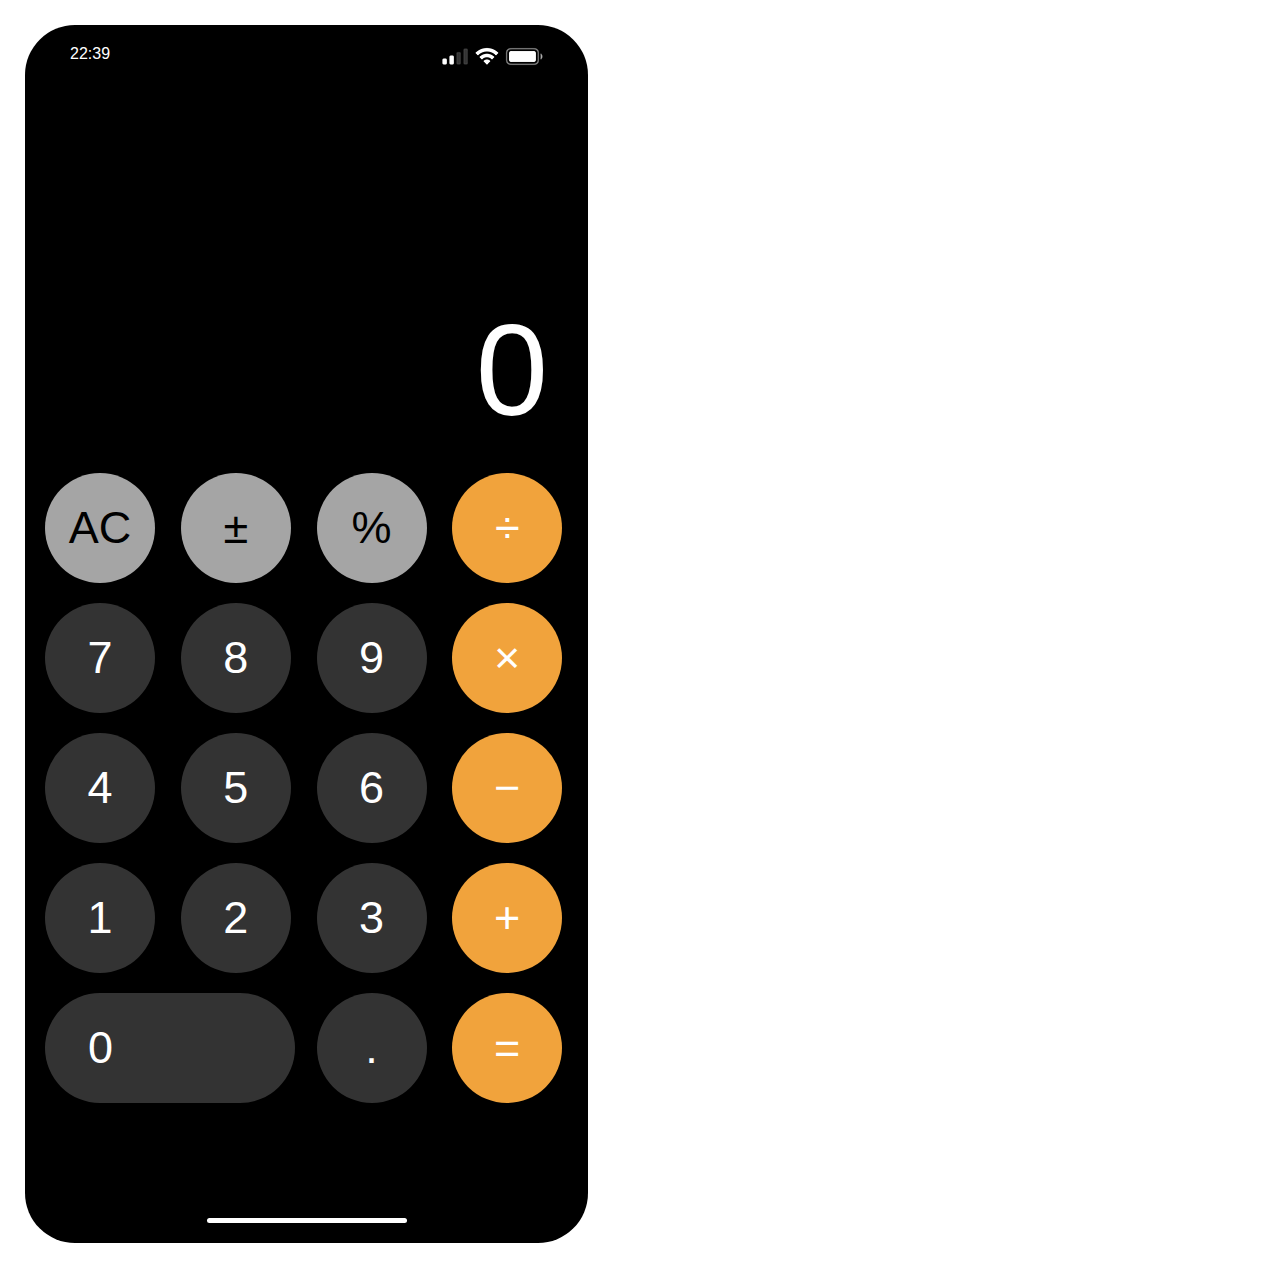
<file: iphonecalculator/index.html>
<!DOCTYPE html>
<html lang="en">
  <head>
    <meta charset="UTF-8" />
    <meta name="viewport" content="width=device-width, initial-scale=1.0" />
    <link rel="stylesheet" href="./style.css" />
    <title>Iphone Calculator</title>
  </head>
  <body>
    <div class="calculator">
      <div class="top-container">
        <div class="clock">
          <span class="hour"></span>:<span class="minute"></span>
        </div>
        <div class="status">
          <img src="status.png" alt="Status" />
        </div>
      </div>
      <div class="value">0</div>
      <div class="buttons-container">
        <div class="button function ac">AC</div>
        <div class="button function pm">±</div>
        <div class="button function percent">%</div>
        <div class="button operator division">÷</div>
        <div class="button number-7">7</div>
        <div class="button number-8">8</div>
        <div class="button number-9">9</div>
        <div class="button operator multiplication">×</div>
        <div class="button number-4">4</div>
        <div class="button number-5">5</div>
        <div class="button number-6">6</div>
        <div class="button operator subtraction">−</div>
        <div class="button number-1">1</div>
        <div class="button number-2">2</div>
        <div class="button number-3">3</div>
        <div class="button operator addition">+</div>
        <div class="button number-0">0</div>
        <div class="button decimal">.</div>
        <div class="button operator equal">=</div>
      </div>
      <div class="bottom"></div>
    </div>
  </body>
  <script src="./app.js"></script>
</html>
</file>
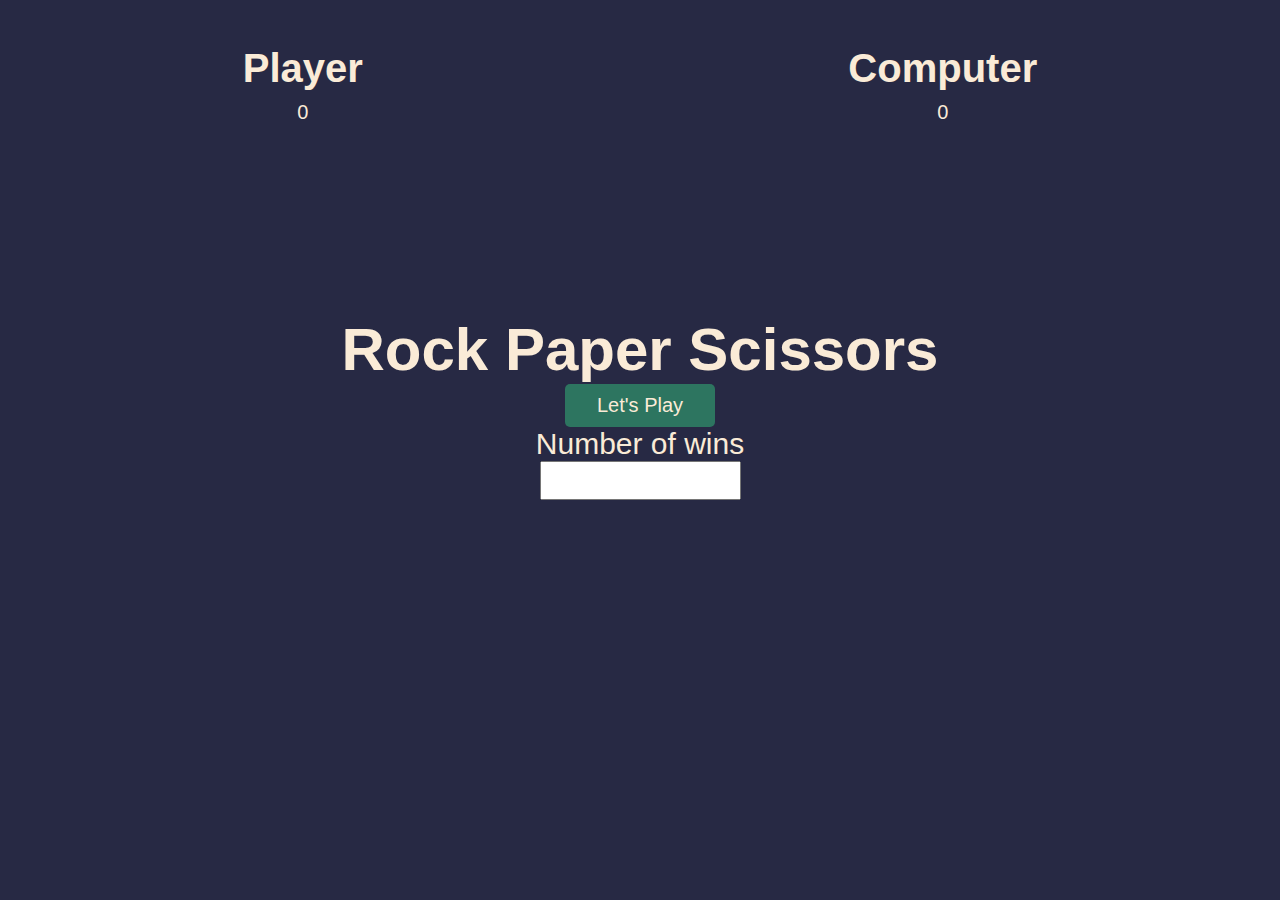
<file: rockpaperscissors/index.html>
<!DOCTYPE html>
<html lang="en">
<head>
    <meta charset="UTF-8">
    <meta name="viewport" content="width=device-width, initial-scale=1.0">
    <link rel="stylesheet" href="./style.css">
    <title>Rock Paper Scissors</title>
</head>
<body>
    <section class="game">
        <div class="score">
            <div class="player-score">
                <h1>Player</h1>
                <p>0</p>
            </div>
            <div class="computer-score">
                <h1>Computer</h1>
                <p>0</p>
            </div>
        </div>
        <div class="intro">
            <h1>Rock Paper Scissors</h1>
            <button>Let's Play</button>
            <label>Number of wins</label>
            <input type="number" class="match-nr"/>
        </div>
        <div class="match fadeOut">
            <h2 class="winner">Choose an option</h2>
                <div class="options">
                    <button class="Rock">rock</button>
                    <button class="Paper">paper</button>
                    <button class="Scissors">scissors</button>
                </div>
                <div class="hands">
                    <img class="player-hand" src="./assets/rock.png">
                    <img class="computer-hand" src="./assets/rock.png">
                </div>
        </div>
    </section>
</body>
<script src="./app.js"></script>
</html>
</file>
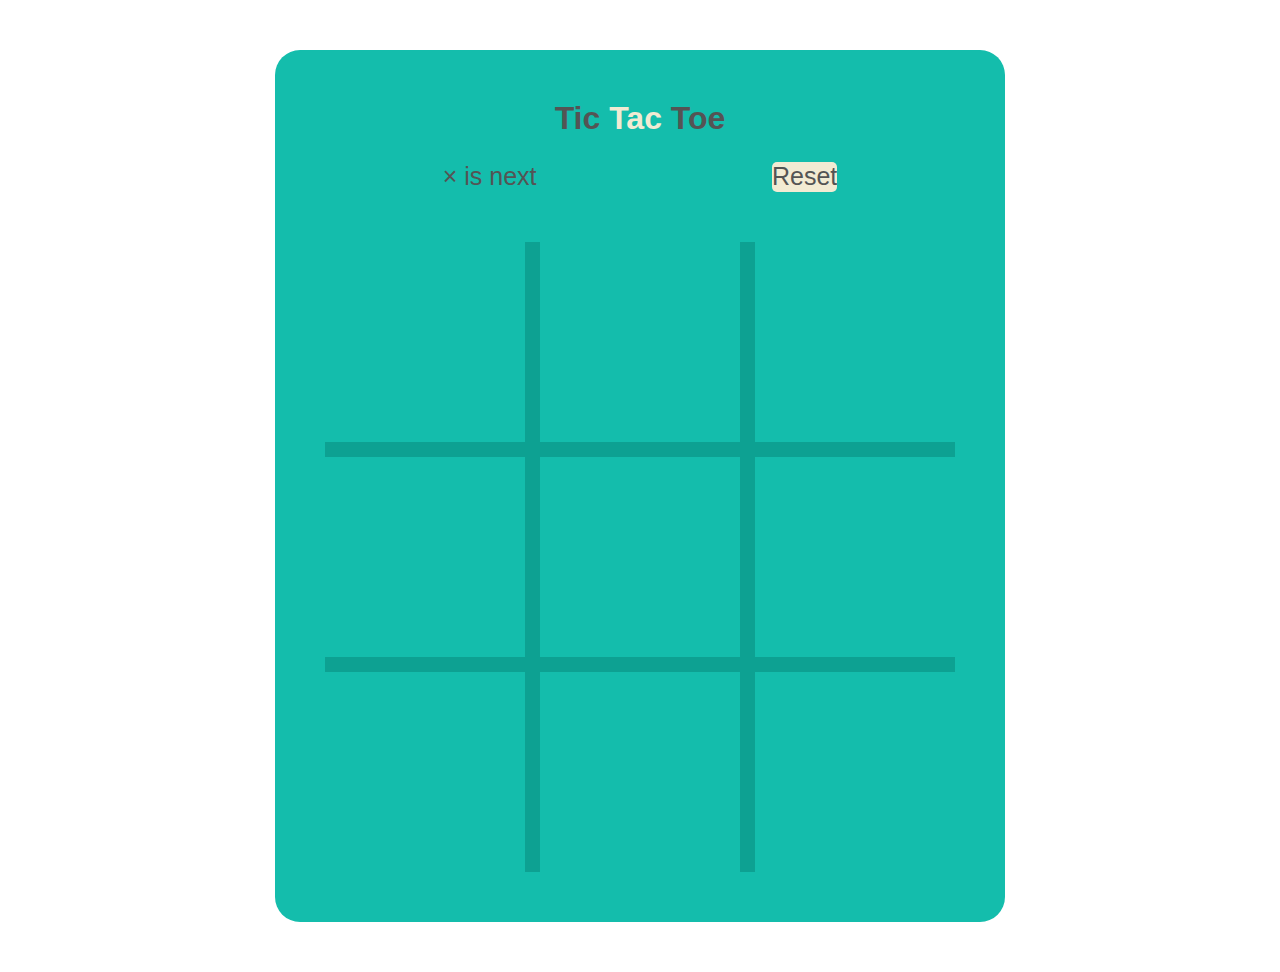
<file: tictactoe/index.html>
<!DOCTYPE html>
<html lang="en">
<head>
    <meta charset="UTF-8">
    <meta name="viewport" content="width=device-width, initial-scale=1.0">
    <link rel="stylesheet" href="./style.css">
    <title>Tic Tac Toe</title>
</head>
<body>
    <div class="container">
        <h1 class="title">Tic <span>Tac</span> Toe</h1>
        <div class="status-action">
            <div class="status">× is next</div>
            <div class="reset">Reset</div>
        </div>
        <div class="game-grid">
            <div class="game-cell"></div>
            <div class="game-cell"></div>
            <div class="game-cell"></div>
            <div class="game-cell"></div>
            <div class="game-cell"></div>
            <div class="game-cell"></div>
            <div class="game-cell"></div>
            <div class="game-cell"></div>
            <div class="game-cell"></div>
        </div>
    </div>
</body>
<script src="./app.js"></script>
</html>
</file>
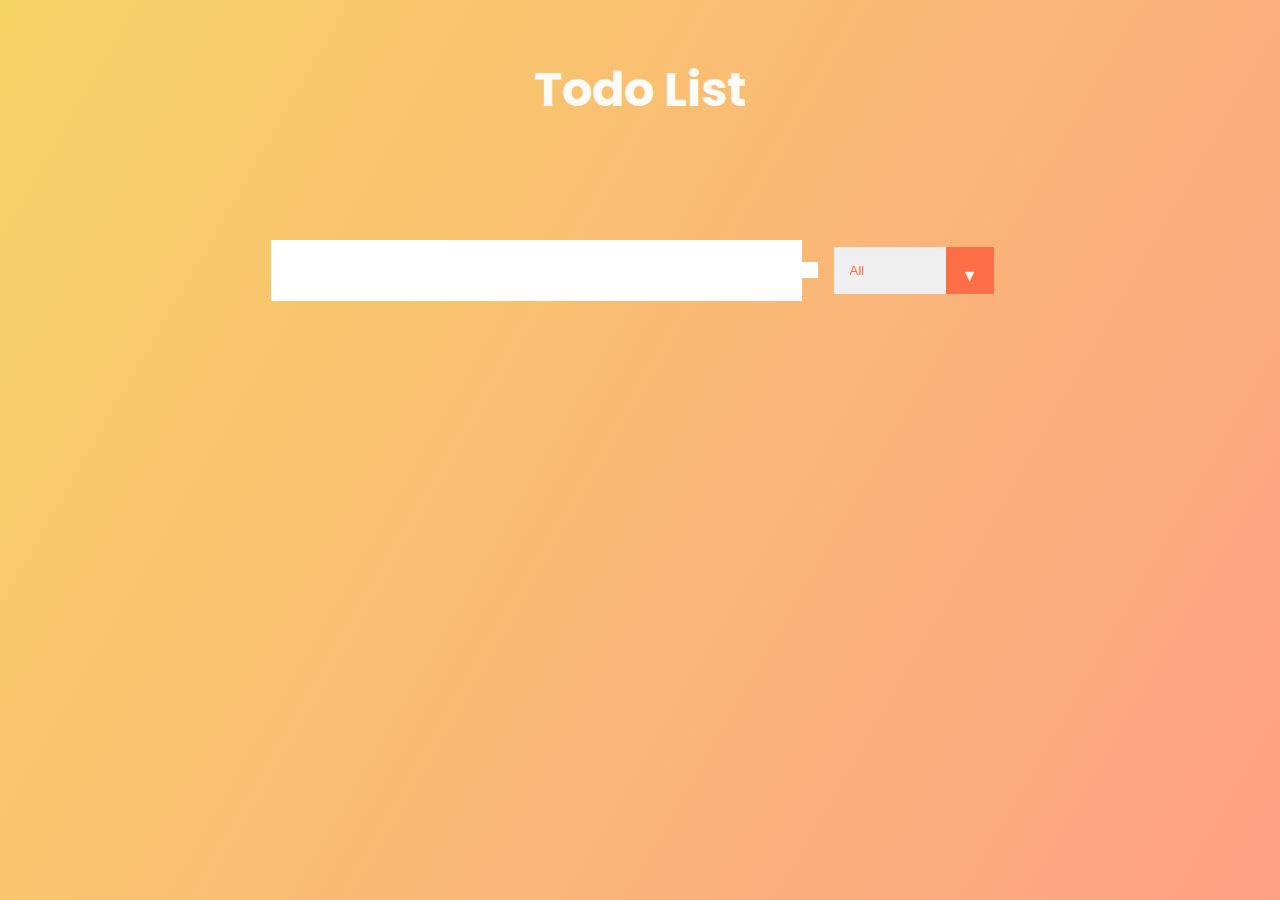
<file: todo_list/index.html>
<!DOCTYPE html>
<html lang="en">
<head>
    <meta charset="UTF-8">
    <meta name="viewport" content="width=device-width, initial-scale=1.0">
    <link rel="preconnect" href="https://fonts.gstatic.com">
    <link href="https://fonts.googleapis.com/css2?family=Poppins&display=swap" rel="stylesheet">
    <link rel="stylesheet" href="https://cdnjs.cloudflare.com/ajax/libs/font-awesome/5.15.2/css/all.min.css" integrity="sha512-HK5fgLBL+xu6dm/Ii3z4xhlSUyZgTT9tuc/hSrtw6uzJOvgRr2a9jyxxT1ely+B+xFAmJKVSTbpM/CuL7qxO8w==" crossorigin="anonymous" />
    <link rel="stylesheet" href="style.css">
    <title>Todo List</title>
</head>
<body>
    <header>
        <h1>Todo List</h1>
    </header>
    <form>
        <input type="text" class="todo-input">
        <button class="todo-button" type="submit">
            <i class="fas fa-plus-square"></i>
        </button>
        <div class="select">
            <select name="todos" id="" class="filter-todo">
                <option value="all">All</option>
                <option value="completed">Completed</option>
                <option value="uncompleted">Uncompleted</option>
            </select>
        </div>
    </form>
    <div class="todo-container">
        <ul class="todo-list"></ul>
    </div>
</body>
    <script src="./app.js"></script>
</html>
</file>
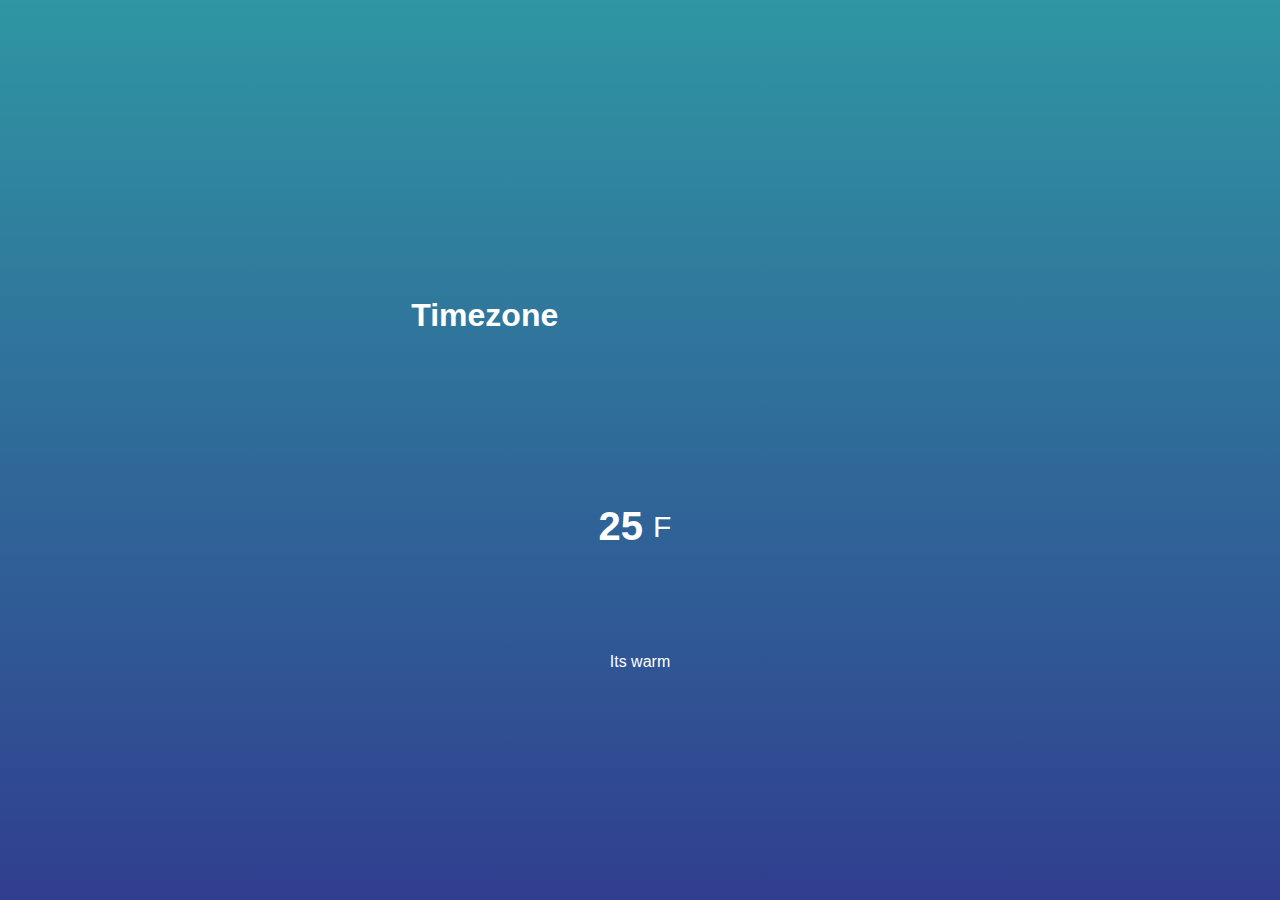
<file: weatherapp/index.html>
<!DOCTYPE html>
<html lang="en">
<head>
    <meta charset="UTF-8">
    <meta name="viewport" content="width=device-width, initial-scale=1.0">
    <link rel="stylesheet" href="./style.css">
    <title>Weather</title>
</head>
<body>
    <div class="location">
        <h1 class="location-timezone">Timezone</h1>
        <canvas class="icon" width="128" height="128"></canvas>
    </div>
    <div class="temperature">
        <div class="degree-section">
        <h2 class="temperature-degree">25</h2>
        <span>F</span>
    </div>
        <div class="temperature-description">Its warm</div>
    </div>
</body>
<script src="./app.js"></script>
<script src="./skycons.js"></script>
</html>
</file>
<file: iphonecalculator/style.css>
* {
  box-sizing: border-box;
  margin: 0;
  padding: 0;
  user-select: none;
}

body {
  margin: 25px;
  font-family: "Helvetica Neue", sans-serif;
}

.calculator {
  background: black;
  width: 563px;
  height: 1218px;
  border-radius: 50px;
  padding: 20px;
  color: white;
  position: relative;
}

.top-container {
  padding: 0 25px;
  display: flex;
  justify-content: space-between;
  height: 250px;
}

.value {
  font-size: 130px;
  font-weight: 300;
  margin-bottom: 20px;
  height: 158px;
  text-align: right;
  margin-right: 20px;
}

.buttons-container {
  display: grid;
  grid-template-rows: repeat(5, 1fr);
  grid-template-columns: repeat(4, 1fr);
  grid-gap: 20px;
}

.button {
  height: 110px;
  width: 110px;
  font-size: 45px;
  border-radius: 50%;
  cursor: pointer;
  background: #333;
  display: flex;
  justify-content: center;
  transition: filter 0.1s;
  align-items: center;
}

.button.function {
  color: black;
  background: #a5a5a5;
}

.button.operator {
  background: #f1a33c;
}

.button.number-0 {
  width: 250px;
  border-radius: 55px;
  justify-content: flex-start;
  padding-left: 43px;
  grid-column: 1 / span 2;
}

.button:active,
.button:focus {
  filter: brightness(130%);
}

.bottom {
  width: 200px;
  height: 5px;
  background: white;
  border-radius: 4px;
  position: absolute;
  bottom: 20px;
  left: 50%;
  transform: translateX(-50%);
}
</file>
<file: rockpaperscissors/style.css>
* {
  margin: 0;
  padding: 0;
  box-sizing: border-box;
}

section {
  height: 100vh;
  background-color: rgb(39, 41, 68);
  font-family: sans-serif;
}

.score {
  height: 20vh;
  color: antiquewhite;
  justify-content: space-around;
  align-items: center;
  display: flex;
  font-size: 20px;
}

.score p {
  text-align: center;
  padding: 10px;
}

.intro {
  align-items: center;
  flex-direction: column;
  display: flex;
  justify-content: space-around;
  color: antiquewhite;
  height: 10vh;
  padding: 15vh;
  font-size: 30px;
}

.intro button,
.options button {
  padding: 10px;
  height: 50px;
  border: none;
  width: 150px;
  font-size: 20px;
  border-radius: 5px;
  background-color: rgb(45, 117, 96);
  color: antiquewhite;
  cursor: pointer;
}

.match-nr {
  padding: 10px;
  height: 10vh;
  justify-content: space-around;
}

.hands,
.options {
  display: flex;
  justify-content: space-around;
  align-items: center;
}

.player-hand {
  transform: rotateY(180deg);
}

div.fadeOut {
  opacity: 0;
  pointer-events: none;
}

div.fadeIn {
  opacity: 1;
  pointer-events: all;
}

.winner {
  text-align: center;
  color: antiquewhite;
  font-size: 50px;
}

.match {
  position: absolute;
  top: 50%;
  left: 50%;
  transform: translate(-50%, -50%);
}

div.none {
  pointer-events: none;
}

@keyframes shakePlayer {
  0% {
    transform: rotateY(180deg) translateY(0px);
  }
  15% {
    transform: rotateY(180deg) translateY(-50px);
  }
  25% {
    transform: rotateY(180deg) translateY(0px);
  }
  35% {
    transform: rotateY(180deg) translateY(-50px);
  }
  50% {
    transform: rotateY(180deg) translateY(0px);
  }
  65% {
    transform: rotateY(180deg) translateY(-50px);
  }
  75% {
    transform: rotateY(180deg) translateY(0px);
  }
  85% {
    transform: rotateY(180deg) translateY(-50px);
  }
  100% {
    transform: rotateY(180deg) translateY(0px);
  }
}

@keyframes shakeComputer {
  0% {
    transform: translateY(0px);
  }
  15% {
    transform: translateY(-50px);
  }
  25% {
    transform: translateY(0px);
  }
  35% {
    transform: translateY(-50px);
  }
  50% {
    transform: translateY(0px);
  }
  65% {
    transform: translateY(-50px);
  }
  75% {
    transform: translateY(0px);
  }
  85% {
    transform: translateY(-50px);
  }
  100% {
    transform: translateY(0px);
  }
}
</file>
<file: tictactoe/style.css>
* {
  box-sizing: border-box;
  margin: 0;
  padding: 0;
}

body {
  color: #545454;
  display: flex;
  font-family: sans-serif;
  justify-content: center;
}

.used {
  pointer-events: none;
}

.container {
  background: #14bdac;
  margin: 50px;
  padding: 50px;
  border-radius: 25px;
}

.title {
  text-align: center;
}

.title span {
  color: #f2ebd3;
}

.status-action {
  display: flex;
  margin-top: 25px;
  font-size: 25px;
  justify-content: space-around;
  height: 30px;
}

.status span {
  color: #f2ebd3;
}

.reset {
  cursor: pointer;
  background: #f2ebd3;
  border-radius: 5px;
}

.reset:hover {
  color: #f2ebd3;
  background: #545454;
}

.game-grid {
  background: #0da192;
  display: grid;
  grid-template-columns: repeat(3, 1fr);
  grid-template-rows: repeat(3, 1fr);
  grid-gap: 15px;
  margin-top: 50px;
}

.game-cell {
  background: #14bdac;
  display: flex;
  justify-content: center;
  align-items: center;
  cursor: pointer;
  height: 200px;
  width: 200px;
}

.x,
.o {
  cursor: default;
}

.x::after {
  content: "×";
  font-size: 200px;
}

.o::after {
  content: "○";
  color: #f2ebd3;
  font-size: 225px;
}

.won::after {
  color: #bd022f;
}

@media only screen and (max-width: 1024px) {
  .game-grid {
    margin-top: 25px;
    grid-gap: 10px;
  }

  .game-cell {
    height: 150px;
    width: 150px;
  }

  .x::after {
    font-size: 150px;
  }

  .o::after {
    font-size: 175px;
  }
}

@media only screen and (max-width: 540px) {
  .container {
    margin: 25px;
    padding: 25px;
  }

  .game-cell {
    height: 100px;
    width: 100px;
  }

  .x::after {
    font-size: 100px;
  }

  .o::after {
    font-size: 125px;
  }
}
</file>
<file: todo_list/style.css>
* {
  margin: 0;
  padding: 0;
  border: border-box;
}

body {
  background-image: linear-gradient(120deg, #f6d365, #fda085);
  color: rgba(255, 255, 255, 0.938);
  font-family: "Poppins", sans-serif;
  min-height: 100vh;
}

header {
  font-size: 1.5rem;
}

header,
form {
  min-height: 20vh;
  display: flex;
  justify-content: center;
  align-items: center;
}

form input,
form button {
  padding: 0.5rem;
  font-size: 2.5rem;
  border: none;
  background: white;
}

form button {
  color: #d88771;
  background: white;
  cursor: pointer;
  transition: all 0.3s ease;
}

form button:hover {
  background: #d88771;
  color: white;
}

.todo-container {
  display: flex;
  justify-content: center;
  align-items: center;
}

.todo-list {
  min-width: 30%;
  list-style: none;
}

.todo {
  margin: 0.5rem;
  background: white;
  color: black;
  font-size: 1.5rem;
  display: flex;
  justify-content: space-between;
  align-items: center;
  transition: all 0.5s ease;
}

.todo li {
  flex: 1;
}

.trash-btn,
.complete-btn {
  background: #ff6f47;
  color: white;
  border: none;
  padding: 1rem;
  cursor: pointer;
  font-size: 1rem;
}

.todo-item {
  padding: 0rem 0.5rem;
}

.fa-trash,
.fa-check {
  pointer-events: none;
}

.complete-btn {
  background: rgb(36, 214, 0);
}

.completed {
  text-decoration: line-through;
  opacity: 0.5;
}

.fall {
  transform: translateY(8rem) rotateZ(20deg);
  opacity: 0;
}

select {
  -webkit-appearance: none;
  -moz-appearance: none;
  appearance: none;
  outline: none;
  border: none;
}

.select {
  margin: 1rem;
  position: relative;
  overflow: hidden;
}

select {
  color: #ff6f47;
  width: 10rem;
  cursor: pointer;
  padding: 1rem;
}

.select::after {
  content: "\25BC";
  position: absolute;
  background: #ff6f47;
  top: 0;
  right: 0;
  padding: 1rem;
  pointer-events: none;
  transition: all 0.3s ease;
}

.select:hover::after {
  background: white;
  color: #ff6f47;
}
</file>
<file: weatherapp/style.css>
* {
  margin: 0;
  padding: 0;
  box-sizing: border-box;
}

body {
  height: 100vh;
  display: flex;
  justify-content: center;
  flex-direction: column;
  align-items: center;
  background: linear-gradient(rgb(47, 150, 163), rgb(48, 62, 143));
  font-family: sans-serif;
  color: white;
}

.location,
.temperature {
  height: 30vh;
  width: 50%;
  display: flex;
  justify-content: space-around;
  align-items: center;
}

.temperature {
  flex-direction: column;
}

.degree-section {
  display: flex;
  align-items: center;
  cursor: pointer;
}

.degree-section span {
  margin: 10px;
  font-size: 30px;
}

.degree-section h2 {
  font-size: 40px;
}
</file>
